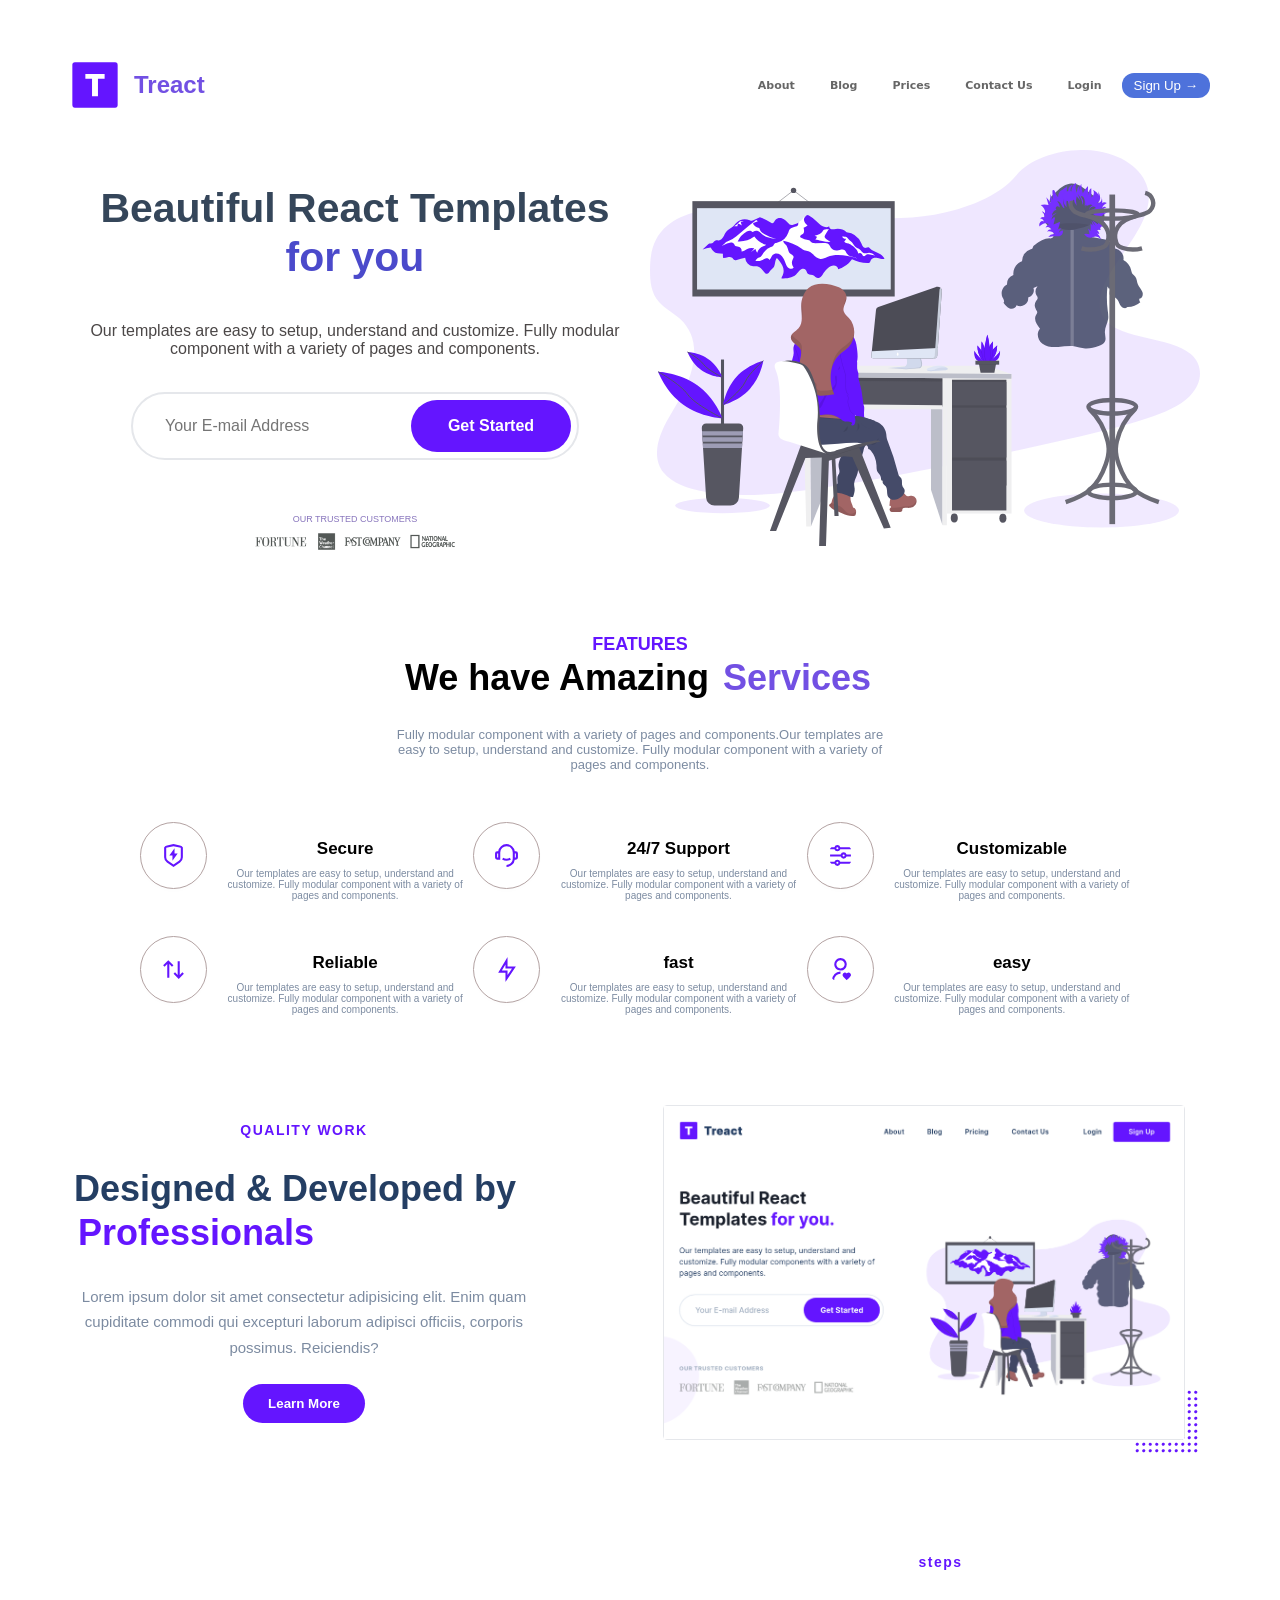
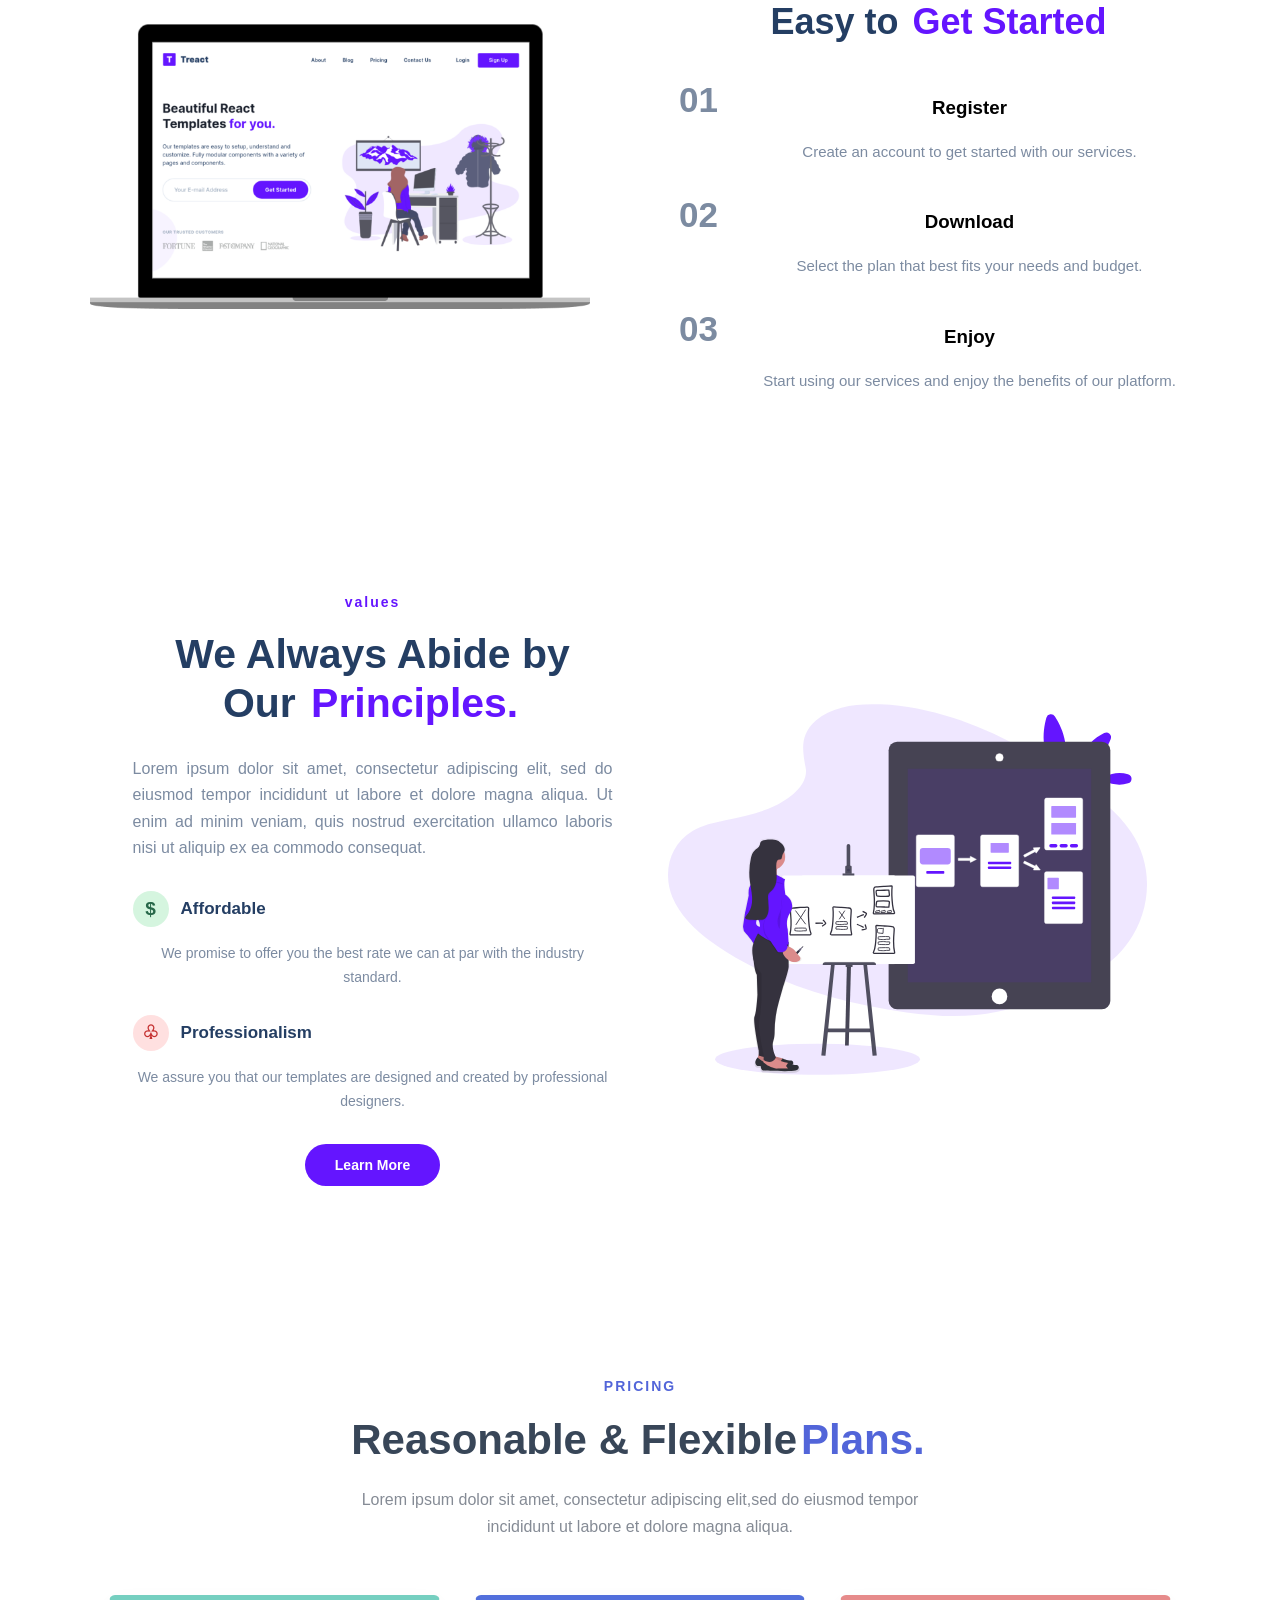
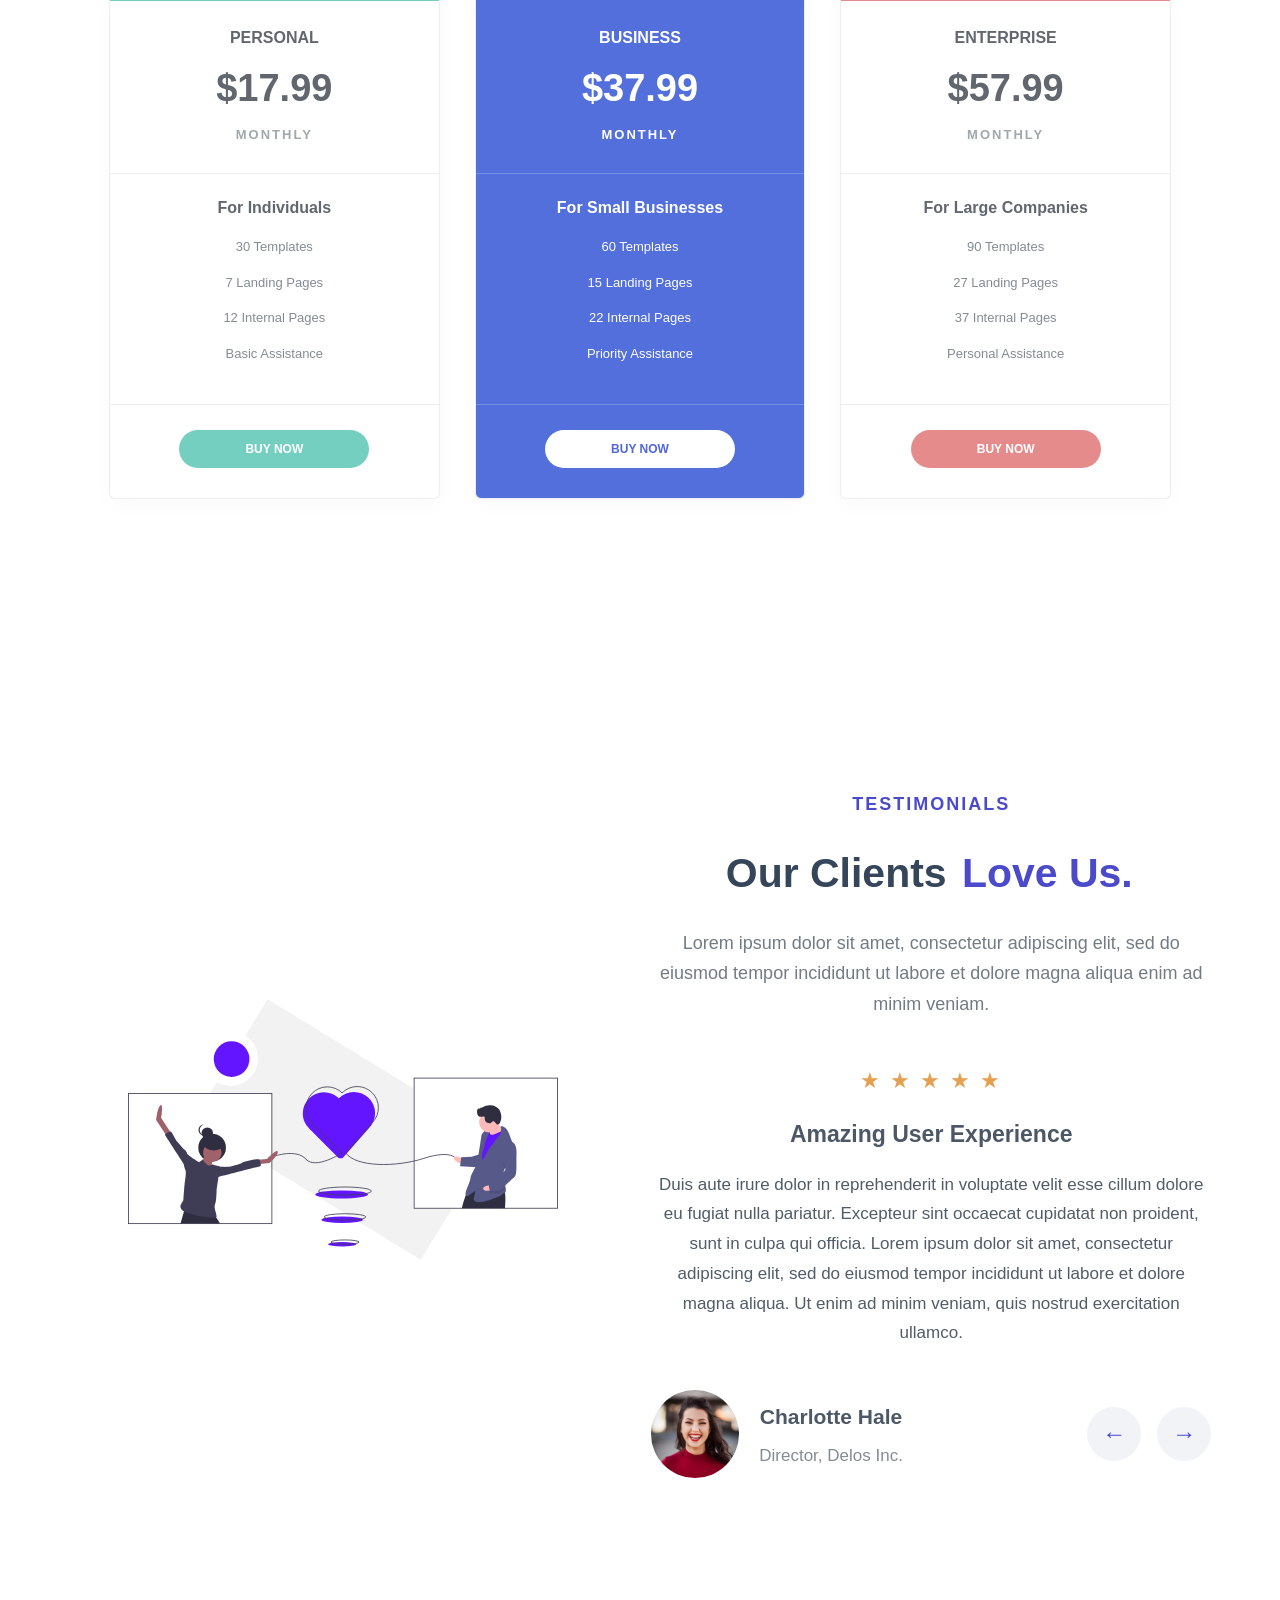
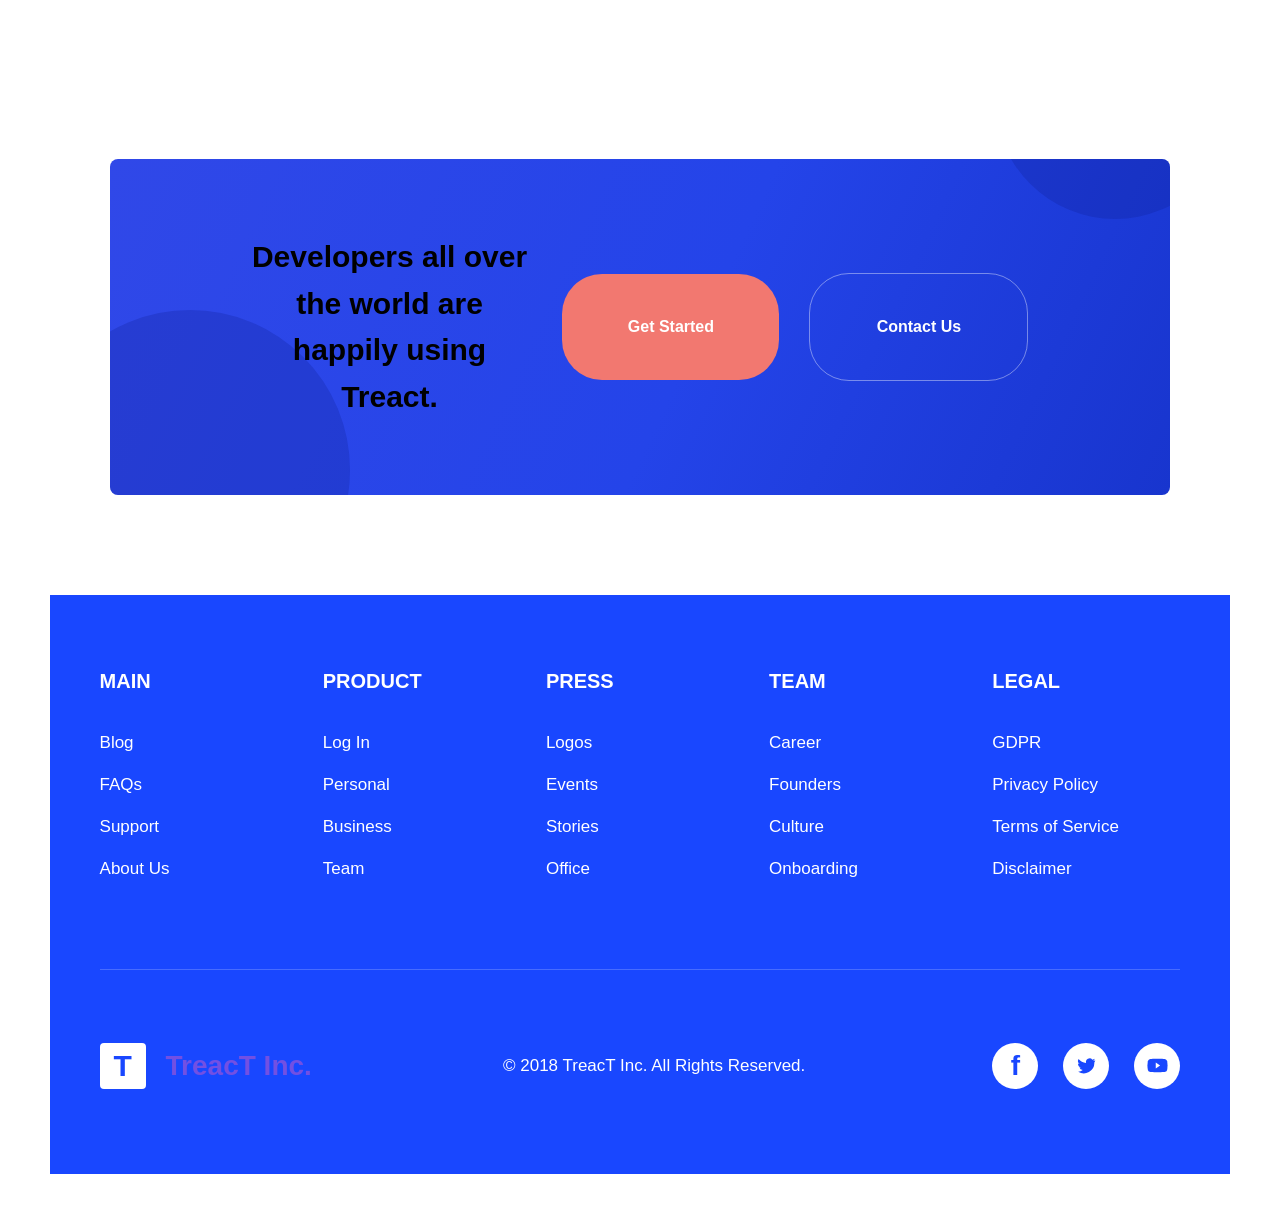
<file: index.html>
<!DOCTYPE html>
<html lang="en">
<head>
    <meta charset="UTF-8">
    <meta name="viewport" content="width=device-width, initial-scale=1.0">
    <title>Treact</title>
    <link rel="stylesheet" href="style.css">
</head>
<header>
    <nav class="navbar">
        <div class="logo-container">
        <img src="assets/logo.2c489fc453a1783cbadacf914efa3df6.svg" alt="" class="logo">
        <span class="logo-text">Treact</span>
        </div>
        <div class="navbar__menu">
            <a href="1">About</a>
            <a href="2">Blog</a>
            <a href="3">Prices</a>
            <a href="4">Contact Us</a>
            <a href="5">Login</a>
            </div>
        <button class="cta">Sign Up</button>
        </div>
        <button class="btn__menu" aria-label="Open menu">
          <svg xmlns="http://www.w3.org/2000/svg"
           width="24" height="24" viewBox="0 0 24 24"
           fill="none" stroke="currentColor"
           stroke-width="2" stroke-linecap="round">
           <line x1="3" y1="6" x2="21" y2="6"></line>
           <line x1="3" y1="12" x2="21" y2="12"></line>
            <line x1="3" y1="18" x2="21" y2="18"></line>
           </svg>
        </button>
    </nav>
</header>
<body>
    <section class="parent-container">
        <div class="container1">
            <h1 class="title">Beautiful React Templates <span>for you</span></h1>
            <p class="description">Our templates are easy to setup, understand and customize. Fully modular component with a variety of pages and components. </p>
            <div class="email">
              <input type="email" placeholder="Your E-mail Address" class="email__input">
              <button class="email__btn">Get Started</button>
            </div>
            <p class="p">OUR TRUSTED CUSTOMERS</p>
            <img src="assets/customers-logo-strip.680ac7c2e8ae28161d2c.png" alt="image1" class="image1">
        </div>
        </div>
        <div class="container2">
            <img src="assets/design-illustration-2.6da6a00b20c07c4a9b65d1870679e1b8.svg" alt="image2" class="image2">
        </div>
    </section>
    <section class="section2">
        <div class="section2-container">
            <p class="section2-features">FEATURES</p>
            <h2 class="section2-title">We have Amazing <span> Services</span></h2>
            <p class="section2-description">Fully modular component with a variety of pages and components.Our templates are easy to setup, understand and customize. Fully modular component with a variety of pages and components. </p>
        </div>
        <div class="section2-cards">
            <div class="card">
                <img src="assets/shield-icon.daefe14b320b14fbd9cbd18908ac93ec.svg" alt="icon1" class="card-icon">
                <div class="card-text">
                    <h3 class="card-title">Secure</h3>
                    <p class="card-description">Our templates are easy to setup, understand and customize. Fully modular component with a variety of pages and components. </p>
                </div>
            </div>
            <div class="card">
                <img src="assets/support-icon.f9253ffa8cb6ffde5bbaa05eb5136375.svg" alt="icon2" class="card-icon">
                <div class="card-text">
                    <h3 class="card-title">24/7 Support</h3>
                    <p class="card-description">Our templates are easy to setup, understand and customize. Fully modular component with a variety of pages and components. </p>
                </div>
            </div>
            <div class="card">
                <img src="assets/customize-icon.367468c90fd796009b97fbfba67b2c6a.svg" alt="icon3" class="card-icon">
                <div class="card-text">
                    <h3 class="card-title">Customizable</h3>
                    <p class="card-description">Our templates are easy to setup, understand and customize. Fully modular component with a variety of pages and components. </p>
                </div>
            </div>
            <div class="card">
            <img src="assets/reliable-icon.1367510a8f0a1bec76dc425d25f92f43.svg" alt="icon4" class="card-icon">
                <div class="card-text">
                    <h3 class="card-title">Reliable</h3>
                    <p class="card-description">Our templates are easy to setup, understand and customize. Fully modular component with a variety of pages and components. </p>
                </div>
            </div>
            <div class="card">
                <img src="assets/fast-icon.dbb971a73d4805d2fc3bcdacdb55beba.svg" alt="icon5" class="card-icon">
                <div class="card-text">
                    <h3 class="card-title">fast</h3>
                    <p class="card-description">Our templates are easy to setup, understand and customize. Fully modular component with a variety of pages and components. </p>
                </div>
            </div>
            <div class="card">
                <img src="assets/simple-icon.673b7e1750b2a4ef32907fc164828d00.svg" alt="icon6" class="card-icon">
                <div class="card-text">
                    <h3 class="card-title">easy</h3>
                    <p class="card-description">Our templates are easy to setup, understand and customize. Fully modular component with a variety of pages and components. </p>
                </div>
            </div>
        </div>
    </section>
    <section id="quality">
        <div class="quality__description">
            <div class="section__tag">QUALITY WORK</div>
            <h2 class="section__title">Designed & Developed by <span>Professionals</span></h2>
            <p class="quality__description">Lorem ipsum dolor sit amet consectetur adipisicing elit. Enim quam cupiditate commodi qui excepturi laborum adipisci officiis, corporis possimus. Reiciendis? </p>
            <button class="btn btn-primary">Learn More</button>
        </div>
        <figure class="quality__img--wrapper">
            <img src="assets/hero-screenshot-1.40a097b525c2f8c9808e.png" alt="image3" class="section3-image">
            <svg viewBox="0 0 1280 1280" class="quality__grid">
                <path d="M 55 33.5 C 44.5 37 35 47.6 32.8 58.3 c -4.3 20.6 16.3 41.2 36.9 36.9 c 15.5 -3.2 27.5 -19 26 -33.9 c -1.1 -10.5 -9 -21.3 -19 -26.2 c -6.1 -2.9 -15.5 -3.6 -21.7 -1.6 Z M 183 33.5 c -15.1 5 -25.3 21.6 -22.2 36.2 c 2.5 11.9 13.6 23 25.4 25.5 c 19.4 4.1 39.5 -14.2 37.5 -33.9 c -1.1 -10.5 -9 -21.3 -19 -26.2 c -6.1 -2.9 -15.5 -3.6 -21.7 -1.6 Z M 311 33.5 c -10.5 3.5 -20 14.1 -22.2 24.8 c -4.3 20.6 16.3 41.2 36.9 36.9 c 15.5 -3.2 27.5 -19 26 -33.9 c -1.1 -10.5 -9 -21.3 -19 -26.2 c -6.1 -2.9 -15.5 -3.6 -21.7 -1.6 Z M 439 33.5 c -10.5 3.5 -20 14.1 -22.2 24.8 c -4.3 20.6 16.3 41.2 36.9 36.9 c 15.5 -3.2 27.5 -19 26 -33.9 c -1.1 -10.5 -9 -21.3 -19 -26.2 c -6.1 -2.9 -15.5 -3.6 -21.7 -1.6 Z M 567 33.5 c -10.5 3.5 -20 14.1 -22.2 24.8 c -4.3 20.6 16.3 41.2 36.9 36.9 c 15.5 -3.2 27.5 -19 26 -33.9 c -1.1 -10.5 -9 -21.3 -19 -26.2 c -6.1 -2.9 -15.5 -3.6 -21.7 -1.6 Z M 695 33.5 c -10.5 3.5 -20 14.1 -22.2 24.8 c -4.3 20.6 16.3 41.2 36.9 36.9 c 15.5 -3.2 27.5 -19 26 -33.9 c -1.1 -10.5 -9 -21.3 -19 -26.2 c -6.1 -2.9 -15.5 -3.6 -21.7 -1.6 Z M 823 33.5 c -10.5 3.5 -20 14.1 -22.2 24.8 c -4.3 20.6 16.3 41.2 36.9 36.9 c 15.5 -3.2 27.5 -19 26 -33.9 c -1.1 -10.5 -9 -21.3 -19 -26.2 c -6.1 -2.9 -15.5 -3.6 -21.7 -1.6 Z M 951 33.5 c -10.5 3.5 -20 14.1 -22.2 24.8 c -4.3 20.6 16.3 41.2 36.9 36.9 c 15.5 -3.2 27.5 -19 26 -33.9 c -1.1 -10.5 -9 -21.3 -19 -26.2 c -6.1 -2.9 -15.5 -3.6 -21.7 -1.6 Z M 1079 33.5 c -10.5 3.5 -20 14.1 -22.2 24.8 c -2.5 11.7 3.2 24.4 14.2 31.9 c 10.7 7.4 22.9 7.5 33.7 0.3 c 17.7 -11.8 20.1 -33.8 5.3 -48.5 c -8.5 -8.6 -20.7 -11.9 -31 -8.5 Z M 1207 33.5 c -10.5 3.5 -20 14.1 -22.2 24.8 c -2.5 11.7 3.2 24.4 14.2 31.9 c 10.7 7.4 22.9 7.5 33.7 0.3 c 17.7 -11.8 20.1 -33.8 5.3 -48.5 c -8.5 -8.6 -20.7 -11.9 -31 -8.5 Z M 55 161.5 c -10.5 3.5 -20 14.1 -22.2 24.8 c -4.3 20.6 16.3 41.2 36.9 36.9 c 15.5 -3.2 27.5 -19 26 -33.9 c -1.1 -10.5 -9 -21.3 -19 -26.2 c -6.1 -2.9 -15.5 -3.6 -21.7 -1.6 Z M 183 161.5 c -15.1 5 -25.3 21.6 -22.2 36.2 c 2.5 11.9 13.6 23 25.4 25.5 c 19.4 4.1 39.5 -14.2 37.5 -33.9 c -1.1 -10.5 -9 -21.3 -19 -26.2 c -6.1 -2.9 -15.5 -3.6 -21.7 -1.6 Z M 311 161.5 c -10.5 3.5 -20 14.1 -22.2 24.8 c -4.3 20.6 16.3 41.2 36.9 36.9 c 15.5 -3.2 27.5 -19 26 -33.9 c -1.1 -10.5 -9 -21.3 -19 -26.2 c -6.1 -2.9 -15.5 -3.6 -21.7 -1.6 Z M 439 161.5 c -10.5 3.5 -20 14.1 -22.2 24.8 c -4.3 20.6 16.3 41.2 36.9 36.9 c 15.5 -3.2 27.5 -19 26 -33.9 c -1.1 -10.5 -9 -21.3 -19 -26.2 c -6.1 -2.9 -15.5 -3.6 -21.7 -1.6 Z M 567 161.5 c -10.5 3.5 -20 14.1 -22.2 24.8 c -4.3 20.6 16.3 41.2 36.9 36.9 c 15.5 -3.2 27.5 -19 26 -33.9 c -1.1 -10.5 -9 -21.3 -19 -26.2 c -6.1 -2.9 -15.5 -3.6 -21.7 -1.6 Z M 695 161.5 c -10.5 3.5 -20 14.1 -22.2 24.8 c -4.3 20.6 16.3 41.2 36.9 36.9 c 15.5 -3.2 27.5 -19 26 -33.9 c -1.1 -10.5 -9 -21.3 -19 -26.2 c -6.1 -2.9 -15.5 -3.6 -21.7 -1.6 Z M 823 161.5 c -10.5 3.5 -20 14.1 -22.2 24.8 c -4.3 20.6 16.3 41.2 36.9 36.9 c 15.5 -3.2 27.5 -19 26 -33.9 c -1.1 -10.5 -9 -21.3 -19 -26.2 c -6.1 -2.9 -15.5 -3.6 -21.7 -1.6 Z M 951 161.5 c -10.5 3.5 -20 14.1 -22.2 24.8 c -4.3 20.6 16.3 41.2 36.9 36.9 c 15.5 -3.2 27.5 -19 26 -33.9 c -1.1 -10.5 -9 -21.3 -19 -26.2 c -6.1 -2.9 -15.5 -3.6 -21.7 -1.6 Z M 1079 161.5 c -10.5 3.5 -20 14.1 -22.2 24.8 c -2.5 11.7 3.2 24.4 14.2 31.9 c 10.7 7.4 22.9 7.5 33.7 0.3 c 17.7 -11.8 20.1 -33.8 5.3 -48.5 c -8.5 -8.6 -20.7 -11.9 -31 -8.5 Z M 1207 161.5 c -10.5 3.5 -20 14.1 -22.2 24.8 c -2.5 11.7 3.2 24.4 14.2 31.9 c 10.7 7.4 22.9 7.5 33.7 0.3 c 17.7 -11.8 20.1 -33.8 5.3 -48.5 c -8.5 -8.6 -20.7 -11.9 -31 -8.5 Z M 55 289.5 c -10.5 3.5 -20 14.1 -22.2 24.8 c -4.3 20.6 16.3 41.2 36.9 36.9 c 15.5 -3.2 27.5 -19 26 -33.9 c -1.1 -10.5 -9 -21.3 -19 -26.2 c -6.1 -2.9 -15.5 -3.6 -21.7 -1.6 Z M 183 289.5 c -10.5 3.5 -20 14.1 -22.2 24.8 c -4.3 20.6 16.3 41.2 36.9 36.9 c 15.5 -3.2 27.5 -19 26 -33.9 c -1.1 -10.5 -9 -21.3 -19 -26.2 c -6.1 -2.9 -15.5 -3.6 -21.7 -1.6 Z M 311 289.5 c -10.5 3.5 -20 14.1 -22.2 24.8 c -4.3 20.6 16.3 41.2 36.9 36.9 c 15.5 -3.2 27.5 -19 26 -33.9 c -1.1 -10.5 -9 -21.3 -19 -26.2 c -6.1 -2.9 -15.5 -3.6 -21.7 -1.6 Z M 439 289.5 c -10.5 3.5 -20 14.1 -22.2 24.8 c -4.3 20.6 16.3 41.2 36.9 36.9 c 15.5 -3.2 27.5 -19 26 -33.9 c -1.1 -10.5 -9 -21.3 -19 -26.2 c -6.1 -2.9 -15.5 -3.6 -21.7 -1.6 Z M 567 289.5 c -10.5 3.5 -20 14.1 -22.2 24.8 c -4.3 20.6 16.3 41.2 36.9 36.9 c 15.5 -3.2 27.5 -19 26 -33.9 c -1.1 -10.5 -9 -21.3 -19 -26.2 c -6.1 -2.9 -15.5 -3.6 -21.7 -1.6 Z M 695 289.5 c -10.5 3.5 -20 14.1 -22.2 24.8 c -4.3 20.6 16.3 41.2 36.9 36.9 c 15.5 -3.2 27.5 -19 26 -33.9 c -1.1 -10.5 -9 -21.3 -19 -26.2 c -6.1 -2.9 -15.5 -3.6 -21.7 -1.6 Z M 823 289.5 c -10.5 3.5 -20 14.1 -22.2 24.8 c -4.3 20.6 16.3 41.2 36.9 36.9 c 15.5 -3.2 27.5 -19 26 -33.9 c -1.1 -10.5 -9 -21.3 -19 -26.2 c -6.1 -2.9 -15.5 -3.6 -21.7 -1.6 Z M 951 289.5 c -10.5 3.5 -20 14.1 -22.2 24.8 c -4.3 20.6 16.3 41.2 36.9 36.9 c 15.5 -3.2 27.5 -19 26 -33.9 c -1.1 -10.5 -9 -21.3 -19 -26.2 c -6.1 -2.9 -15.5 -3.6 -21.7 -1.6 Z M 1079 289.5 c -10.5 3.5 -20 14.1 -22.2 24.8 c -4.3 20.6 16.3 41.2 36.9 36.9 c 15.5 -3.2 27.5 -19 26 -33.9 c -1.1 -10.5 -9 -21.3 -19 -26.2 c -6.1 -2.9 -15.5 -3.6 -21.7 -1.6 Z M 1207 289.5 c -10.5 3.5 -20 14.1 -22.2 24.8 c -4.3 20.6 16.3 41.2 36.9 36.9 c 15.5 -3.2 27.5 -19 26 -33.9 c -1.1 -10.5 -9 -21.3 -19 -26.2 c -6.1 -2.9 -15.5 -3.6 -21.7 -1.6 Z M 55 417.5 c -10.5 3.5 -20 14.1 -22.2 24.8 c -4.3 20.6 16.3 41.2 36.9 36.9 c 15.5 -3.2 27.5 -19 26 -33.9 c -1.1 -10.5 -9 -21.3 -19 -26.2 c -6.1 -2.9 -15.5 -3.6 -21.7 -1.6 Z M 183 417.5 c -10.5 3.5 -20 14.1 -22.2 24.8 c -4.3 20.6 16.3 41.2 36.9 36.9 c 15.5 -3.2 27.5 -19 26 -33.9 c -1.1 -10.5 -9 -21.3 -19 -26.2 c -6.1 -2.9 -15.5 -3.6 -21.7 -1.6 Z M 311 417.5 c -10.5 3.5 -20 14.1 -22.2 24.8 c -4.3 20.6 16.3 41.2 36.9 36.9 c 15.5 -3.2 27.5 -19 26 -33.9 c -1.1 -10.5 -9 -21.3 -19 -26.2 c -6.1 -2.9 -15.5 -3.6 -21.7 -1.6 Z M 439 417.5 c -10.5 3.5 -20 14.1 -22.2 24.8 c -4.3 20.6 16.3 41.2 36.9 36.9 c 15.5 -3.2 27.5 -19 26 -33.9 c -1.1 -10.5 -9 -21.3 -19 -26.2 c -6.1 -2.9 -15.5 -3.6 -21.7 -1.6 Z M 567 417.5 c -10.5 3.5 -20 14.1 -22.2 24.8 c -4.3 20.6 16.3 41.2 36.9 36.9 c 15.5 -3.2 27.5 -19 26 -33.9 c -1.1 -10.5 -9 -21.3 -19 -26.2 c -6.1 -2.9 -15.5 -3.6 -21.7 -1.6 Z M 695 417.5 c -10.5 3.5 -20 14.1 -22.2 24.8 c -4.3 20.6 16.3 41.2 36.9 36.9 c 15.5 -3.2 27.5 -19 26 -33.9 c -1.1 -10.5 -9 -21.3 -19 -26.2 c -6.1 -2.9 -15.5 -3.6 -21.7 -1.6 Z M 823 417.5 c -10.5 3.5 -20 14.1 -22.2 24.8 c -4.3 20.6 16.3 41.2 36.9 36.9 c 15.5 -3.2 27.5 -19 26 -33.9 c -1.1 -10.5 -9 -21.3 -19 -26.2 c -6.1 -2.9 -15.5 -3.6 -21.7 -1.6 Z M 951 417.5 c -10.5 3.5 -20 14.1 -22.2 24.8 c -4.3 20.6 16.3 41.2 36.9 36.9 c 15.5 -3.2 27.5 -19 26 -33.9 c -1.1 -10.5 -9 -21.3 -19 -26.2 c -6.1 -2.9 -15.5 -3.6 -21.7 -1.6 Z M 1079 417.5 c -10.5 3.5 -20 14.1 -22.2 24.8 c -4.3 20.6 16.3 41.2 36.9 36.9 c 15.5 -3.2 27.5 -19 26 -33.9 c -1.1 -10.5 -9 -21.3 -19 -26.2 c -6.1 -2.9 -15.5 -3.6 -21.7 -1.6 Z M 1207 417.5 c -10.5 3.5 -20 14.1 -22.2 24.8 c -4.3 20.6 16.3 41.2 36.9 36.9 c 15.5 -3.2 27.5 -19 26 -33.9 c -1.1 -10.5 -9 -21.3 -19 -26.2 c -6.1 -2.9 -15.5 -3.6 -21.7 -1.6 Z M 55 545.5 c -10.5 3.5 -20 14.1 -22.2 24.8 c -4.3 20.6 16.3 41.2 36.9 36.9 c 15.5 -3.2 27.5 -19 26 -33.9 c -1.1 -10.5 -9 -21.3 -19 -26.2 c -6.1 -2.9 -15.5 -3.6 -21.7 -1.6 Z M 183 545.5 c -10.5 3.5 -20 14.1 -22.2 24.8 c -4.3 20.6 16.3 41.2 36.9 36.9 c 15.5 -3.2 27.5 -19 26 -33.9 c -1.1 -10.5 -9 -21.3 -19 -26.2 c -6.1 -2.9 -15.5 -3.6 -21.7 -1.6 Z M 311 545.5 c -10.5 3.5 -20 14.1 -22.2 24.8 c -4.3 20.6 16.3 41.2 36.9 36.9 c 15.5 -3.2 27.5 -19 26 -33.9 c -1.1 -10.5 -9 -21.3 -19 -26.2 c -6.1 -2.9 -15.5 -3.6 -21.7 -1.6 Z M 439 545.5 c -10.5 3.5 -20 14.1 -22.2 24.8 c -4.3 20.6 16.3 41.2 36.9 36.9 c 15.5 -3.2 27.5 -19 26 -33.9 c -1.1 -10.5 -9 -21.3 -19 -26.2 c -6.1 -2.9 -15.5 -3.6 -21.7 -1.6 Z M 567 545.5 c -10.5 3.5 -20 14.1 -22.2 24.8 c -4.3 20.6 16.3 41.2 36.9 36.9 c 15.5 -3.2 27.5 -19 26 -33.9 c -1.1 -10.5 -9 -21.3 -19 -26.2 c -6.1 -2.9 -15.5 -3.6 -21.7 -1.6 Z M 695 545.5 c -10.5 3.5 -20 14.1 -22.2 24.8 c -4.3 20.6 16.3 41.2 36.9 36.9 c 15.5 -3.2 27.5 -19 26 -33.9 c -1.1 -10.5 -9 -21.3 -19 -26.2 c -6.1 -2.9 -15.5 -3.6 -21.7 -1.6 Z M 823 545.5 c -10.5 3.5 -20 14.1 -22.2 24.8 c -4.3 20.6 16.3 41.2 36.9 36.9 c 15.5 -3.2 27.5 -19 26 -33.9 c -1.1 -10.5 -9 -21.3 -19 -26.2 c -6.1 -2.9 -15.5 -3.6 -21.7 -1.6 Z M 951 545.5 c -10.5 3.5 -20 14.1 -22.2 24.8 c -4.3 20.6 16.3 41.2 36.9 36.9 c 15.5 -3.2 27.5 -19 26 -33.9 c -1.1 -10.5 -9 -21.3 -19 -26.2 c -6.1 -2.9 -15.5 -3.6 -21.7 -1.6 Z M 1079 545.5 c -10.5 3.5 -20 14.1 -22.2 24.8 c -4.3 20.6 16.3 41.2 36.9 36.9 c 15.5 -3.2 27.5 -19 26 -33.9 c -1.1 -10.5 -9 -21.3 -19 -26.2 c -6.1 -2.9 -15.5 -3.6 -21.7 -1.6 Z M 1207 545.5 c -10.5 3.5 -20 14.1 -22.2 24.8 c -4.3 20.6 16.3 41.2 36.9 36.9 c 15.5 -3.2 27.5 -19 26 -33.9 c -1.1 -10.5 -9 -21.3 -19 -26.2 c -6.1 -2.9 -15.5 -3.6 -21.7 -1.6 Z M 55 673.5 c -10.5 3.5 -20 14.1 -22.2 24.8 c -4.3 20.6 16.3 41.2 36.9 36.9 c 15.5 -3.2 27.5 -19 26 -33.9 c -1.1 -10.5 -9 -21.3 -19 -26.2 c -6.1 -2.9 -15.5 -3.6 -21.7 -1.6 Z M 183 673.5 c -10.5 3.5 -20 14.1 -22.2 24.8 c -4.3 20.6 16.3 41.2 36.9 36.9 c 15.5 -3.2 27.5 -19 26 -33.9 c -1.1 -10.5 -9 -21.3 -19 -26.2 c -6.1 -2.9 -15.5 -3.6 -21.7 -1.6 Z M 311 673.5 c -10.5 3.5 -20 14.1 -22.2 24.8 c -4.3 20.6 16.3 41.2 36.9 36.9 c 15.5 -3.2 27.5 -19 26 -33.9 c -1.1 -10.5 -9 -21.3 -19 -26.2 c -6.1 -2.9 -15.5 -3.6 -21.7 -1.6 Z M 439 673.5 c -10.5 3.5 -20 14.1 -22.2 24.8 c -4.3 20.6 16.3 41.2 36.9 36.9 c 15.5 -3.2 27.5 -19 26 -33.9 c -1.1 -10.5 -9 -21.3 -19 -26.2 c -6.1 -2.9 -15.5 -3.6 -21.7 -1.6 Z M 567 673.5 c -10.5 3.5 -20 14.1 -22.2 24.8 c -4.3 20.6 16.3 41.2 36.9 36.9 c 15.5 -3.2 27.5 -19 26 -33.9 c -1.1 -10.5 -9 -21.3 -19 -26.2 c -6.1 -2.9 -15.5 -3.6 -21.7 -1.6 Z M 695 673.5 c -10.5 3.5 -20 14.1 -22.2 24.8 c -4.3 20.6 16.3 41.2 36.9 36.9 c 15.5 -3.2 27.5 -19 26 -33.9 c -1.1 -10.5 -9 -21.3 -19 -26.2 c -6.1 -2.9 -15.5 -3.6 -21.7 -1.6 Z M 823 673.5 c -10.5 3.5 -20 14.1 -22.2 24.8 c -4.3 20.6 16.3 41.2 36.9 36.9 c 15.5 -3.2 27.5 -19 26 -33.9 c -1.1 -10.5 -9 -21.3 -19 -26.2 c -6.1 -2.9 -15.5 -3.6 -21.7 -1.6 Z M 951 673.5 c -10.5 3.5 -20 14.1 -22.2 24.8 c -4.3 20.6 16.3 41.2 36.9 36.9 c 15.5 -3.2 27.5 -19 26 -33.9 c -1.1 -10.5 -9 -21.3 -19 -26.2 c -6.1 -2.9 -15.5 -3.6 -21.7 -1.6 Z M 1079 673.5 c -10.5 3.5 -20 14.1 -22.2 24.8 c -4.3 20.6 16.3 41.2 36.9 36.9 c 15.5 -3.2 27.5 -19 26 -33.9 c -1.1 -10.5 -9 -21.3 -19 -26.2 c -6.1 -2.9 -15.5 -3.6 -21.7 -1.6 Z M 1207 673.5 c -10.5 3.5 -20 14.1 -22.2 24.8 c -4.3 20.6 16.3 41.2 36.9 36.9 c 15.5 -3.2 27.5 -19 26 -33.9 c -1.1 -10.5 -9 -21.3 -19 -26.2 c -6.1 -2.9 -15.5 -3.6 -21.7 -1.6 Z M 55 801.5 c -10.5 3.5 -20 14.1 -22.2 24.8 c -4.3 20.6 16.3 41.2 36.9 36.9 c 15.5 -3.2 27.5 -19 26 -33.9 c -1.1 -10.5 -9 -21.3 -19 -26.2 c -6.1 -2.9 -15.5 -3.6 -21.7 -1.6 Z M 183 801.5 c -10.5 3.5 -20 14.1 -22.2 24.8 c -4.3 20.6 16.3 41.2 36.9 36.9 c 15.5 -3.2 27.5 -19 26 -33.9 c -1.1 -10.5 -9 -21.3 -19 -26.2 c -6.1 -2.9 -15.5 -3.6 -21.7 -1.6 Z M 311 801.5 c -10.5 3.5 -20 14.1 -22.2 24.8 c -2.5 11.7 3.2 24.4 14.2 31.9 c 10.7 7.4 22.9 7.5 33.7 0.3 c 17.7 -11.8 20.1 -33.8 5.3 -48.5 c -8.5 -8.6 -20.7 -11.9 -31 -8.5 Z M 439 801.5 c -10.5 3.5 -20 14.1 -22.2 24.8 c -2.5 11.7 3.2 24.4 14.2 31.9 c 10.7 7.4 22.9 7.5 33.7 0.3 c 17.7 -11.8 20.1 -33.8 5.3 -48.5 c -8.5 -8.6 -20.7 -11.9 -31 -8.5 Z M 567 801.5 c -15.1 5 -25.3 21.6 -22.2 36.2 c 2.5 11.9 13.6 23 25.5 25.5 c 19.3 4.1 39.4 -14.2 37.4 -33.9 c -1.1 -10.5 -9 -21.3 -19 -26.2 c -6.1 -2.9 -15.5 -3.6 -21.7 -1.6 Z M 695 801.5 c -15.1 5 -25.3 21.6 -22.2 36.2 c 2.5 11.9 13.6 23 25.5 25.5 c 19.3 4.1 39.4 -14.2 37.4 -33.9 c -1.1 -10.5 -9 -21.3 -19 -26.2 c -6.1 -2.9 -15.5 -3.6 -21.7 -1.6 Z M 823 801.5 c -15.1 5 -25.3 21.6 -22.2 36.2 c 2.5 11.9 13.6 23 25.5 25.5 c 19.3 4.1 39.4 -14.2 37.4 -33.9 c -1.1 -10.5 -9 -21.3 -19 -26.2 c -6.1 -2.9 -15.5 -3.6 -21.7 -1.6 Z M 951 801.5 c -15.1 5 -25.3 21.6 -22.2 36.2 c 2.5 11.9 13.6 23 25.5 25.5 c 19.3 4.1 39.4 -14.2 37.4 -33.9 c -1.1 -10.5 -9 -21.3 -19 -26.2 c -6.1 -2.9 -15.5 -3.6 -21.7 -1.6 Z M 1079 801.5 c -10.5 3.5 -20 14.1 -22.2 24.8 c -4.3 20.6 16.3 41.2 36.9 36.9 c 15.5 -3.2 27.5 -19 26 -33.9 c -1.1 -10.5 -9 -21.3 -19 -26.2 c -6.1 -2.9 -15.5 -3.6 -21.7 -1.6 Z M 1207 801.5 c -10.5 3.5 -20 14.1 -22.2 24.8 c -4.3 20.6 16.3 41.2 36.9 36.9 c 15.5 -3.2 27.5 -19 26 -33.9 c -1.1 -10.5 -9 -21.3 -19 -26.2 c -6.1 -2.9 -15.5 -3.6 -21.7 -1.6 Z M 55 929.5 c -10.5 3.5 -20 14.1 -22.2 24.8 c -4.3 20.6 16.3 41.2 36.9 36.9 c 15.5 -3.2 27.5 -19 26 -33.9 c -1.1 -10.5 -9 -21.3 -19 -26.2 c -6.1 -2.9 -15.5 -3.6 -21.7 -1.6 Z M 183 929.5 c -10.5 3.5 -20 14.1 -22.2 24.8 c -4.3 20.6 16.3 41.2 36.9 36.9 c 15.5 -3.2 27.5 -19 26 -33.9 c -1.1 -10.5 -9 -21.3 -19 -26.2 c -6.1 -2.9 -15.5 -3.6 -21.7 -1.6 Z M 311 929.5 c -10.5 3.5 -20 14.1 -22.2 24.8 c -2.5 11.7 3.2 24.4 14.2 31.9 c 10.7 7.4 22.9 7.5 33.7 0.3 c 17.7 -11.8 20.1 -33.8 5.3 -48.5 c -8.5 -8.6 -20.7 -11.9 -31 -8.5 Z M 439 929.5 c -10.5 3.5 -20 14.1 -22.2 24.8 c -2.5 11.7 3.2 24.4 14.2 31.9 c 10.7 7.4 22.9 7.5 33.7 0.3 c 17.7 -11.8 20.1 -33.8 5.3 -48.5 c -8.5 -8.6 -20.7 -11.9 -31 -8.5 Z M 567 929.5 c -15.1 5 -25.3 21.6 -22.2 36.2 c 2.5 11.9 13.6 23 25.5 25.5 c 19.3 4.1 39.4 -14.2 37.4 -33.9 c -1.1 -10.5 -9 -21.3 -19 -26.2 c -6.1 -2.9 -15.5 -3.6 -21.7 -1.6 Z M 695 929.5 c -15.1 5 -25.3 21.6 -22.2 36.2 c 2.5 11.9 13.6 23 25.5 25.5 c 19.3 4.1 39.4 -14.2 37.4 -33.9 c -1.1 -10.5 -9 -21.3 -19 -26.2 c -6.1 -2.9 -15.5 -3.6 -21.7 -1.6 Z M 823 929.5 c -15.1 5 -25.3 21.6 -22.2 36.2 c 2.5 11.9 13.6 23 25.5 25.5 c 19.3 4.1 39.4 -14.2 37.4 -33.9 c -1.1 -10.5 -9 -21.3 -19 -26.2 c -6.1 -2.9 -15.5 -3.6 -21.7 -1.6 Z M 951 929.5 c -15.1 5 -25.3 21.6 -22.2 36.2 c 2.5 11.9 13.6 23 25.5 25.5 c 19.3 4.1 39.4 -14.2 37.4 -33.9 c -1.1 -10.5 -9 -21.3 -19 -26.2 c -6.1 -2.9 -15.5 -3.6 -21.7 -1.6 Z M 1079 929.5 c -10.5 3.5 -20 14.1 -22.2 24.8 c -4.3 20.6 16.3 41.2 36.9 36.9 c 15.5 -3.2 27.5 -19 26 -33.9 c -1.1 -10.5 -9 -21.3 -19 -26.2 c -6.1 -2.9 -15.5 -3.6 -21.7 -1.6 Z M 1207 929.5 c -10.5 3.5 -20 14.1 -22.2 24.8 c -4.3 20.6 16.3 41.2 36.9 36.9 c 15.5 -3.2 27.5 -19 26 -33.9 c -1.1 -10.5 -9 -21.3 -19 -26.2 c -6.1 -2.9 -15.5 -3.6 -21.7 -1.6 Z M 55 1057.5 c -10.5 3.5 -20 14.1 -22.2 24.8 c -4.3 20.6 16.3 41.2 36.9 36.9 c 15.5 -3.2 27.5 -19 26 -33.9 c -1.1 -10.5 -9 -21.3 -19 -26.2 c -6.1 -2.9 -15.5 -3.6 -21.7 -1.6 Z M 183 1057.5 c -10.5 3.5 -20 14.1 -22.2 24.8 c -4.3 20.6 16.3 41.2 36.9 36.9 c 15.5 -3.2 27.5 -19 26 -33.9 c -1.1 -10.5 -9 -21.3 -19 -26.2 c -6.1 -2.9 -15.5 -3.6 -21.7 -1.6 Z M 311 1057.5 c -10.5 3.5 -20 14.1 -22.2 24.8 c -2.5 11.7 3.2 24.4 14.2 31.9 c 10.7 7.4 22.9 7.5 33.7 0.3 c 17.7 -11.8 20.1 -33.8 5.3 -48.5 c -8.5 -8.6 -20.7 -11.9 -31 -8.5 Z M 439 1057.5 c -10.5 3.5 -20 14.1 -22.2 24.8 c -2.5 11.7 3.2 24.4 14.2 31.9 c 10.7 7.4 22.9 7.5 33.7 0.3 c 17.7 -11.8 20.1 -33.8 5.3 -48.5 c -8.5 -8.6 -20.7 -11.9 -31 -8.5 Z M 567 1057.5 c -10.5 3.5 -20 14.1 -22.2 24.8 c -4.3 20.6 16.3 41.2 36.9 36.9 c 15.5 -3.2 27.5 -19 26 -33.9 c -1.1 -10.5 -9 -21.3 -19 -26.2 c -6.1 -2.9 -15.5 -3.6 -21.7 -1.6 Z M 695 1057.5 c -10.5 3.5 -20 14.1 -22.2 24.8 c -4.3 20.6 16.3 41.2 36.9 36.9 c 15.5 -3.2 27.5 -19 26 -33.9 c -1.1 -10.5 -9 -21.3 -19 -26.2 c -6.1 -2.9 -15.5 -3.6 -21.7 -1.6 Z M 823 1057.5 c -10.5 3.5 -20 14.1 -22.2 24.8 c -4.3 20.6 16.3 41.2 36.9 36.9 c 15.5 -3.2 27.5 -19 26 -33.9 c -1.1 -10.5 -9 -21.3 -19 -26.2 c -6.1 -2.9 -15.5 -3.6 -21.7 -1.6 Z M 951 1057.5 c -10.5 3.5 -20 14.1 -22.2 24.8 c -4.3 20.6 16.3 41.2 36.9 36.9 c 15.5 -3.2 27.5 -19 26 -33.9 c -1.1 -10.5 -9 -21.3 -19 -26.2 c -6.1 -2.9 -15.5 -3.6 -21.7 -1.6 Z M 1079 1057.5 c -10.5 3.5 -20 14.1 -22.2 24.8 c -4.3 20.6 16.3 41.2 36.9 36.9 c 15.5 -3.2 27.5 -19 26 -33.9 c -1.1 -10.5 -9 -21.3 -19 -26.2 c -6.1 -2.9 -15.5 -3.6 -21.7 -1.6 Z M 1207 1057.5 c -10.5 3.5 -20 14.1 -22.2 24.8 c -4.3 20.6 16.3 41.2 36.9 36.9 c 15.5 -3.2 27.5 -19 26 -33.9 c -1.1 -10.5 -9 -21.3 -19 -26.2 c -6.1 -2.9 -15.5 -3.6 -21.7 -1.6 Z M 55 1185.5 c -10.5 3.5 -20 14.1 -22.2 24.8 c -4.3 20.6 16.3 41.2 36.9 36.9 c 15.5 -3.2 27.5 -19 26 -33.9 c -1.1 -10.5 -9 -21.3 -19 -26.2 c -6.1 -2.9 -15.5 -3.6 -21.7 -1.6 Z M 183 1185.5 c -10.5 3.5 -20 14.1 -22.2 24.8 c -4.3 20.6 16.3 41.2 36.9 36.9 c 15.5 -3.2 27.5 -19 26 -33.9 c -1.1 -10.5 -9 -21.3 -19 -26.2 c -6.1 -2.9 -15.5 -3.6 -21.7 -1.6 Z M 311 1185.5 c -10.5 3.5 -20 14.1 -22.2 24.8 c -4.3 20.6 16.3 41.2 36.9 36.9 c 15.5 -3.2 27.5 -19 26 -33.9 c -1.1 -10.5 -9 -21.3 -19 -26.2 c -6.1 -2.9 -15.5 -3.6 -21.7 -1.6 Z M 439 1185.5 c -10.5 3.5 -20 14.1 -22.2 24.8 c -4.3 20.6 16.3 41.2 36.9 36.9 c 15.5 -3.2 27.5 -19 26 -33.9 c -1.1 -10.5 -9 -21.3 -19 -26.2 c -6.1 -2.9 -15.5 -3.6 -21.7 -1.6 Z M 567 1185.5 c -10.5 3.5 -20 14.1 -22.2 24.8 c -4.3 20.6 16.3 41.2 36.9 36.9 c 15.5 -3.2 27.5 -19 26 -33.9 c -1.1 -10.5 -9 -21.3 -19 -26.2 c -6.1 -2.9 -15.5 -3.6 -21.7 -1.6 Z M 695 1185.5 c -10.5 3.5 -20 14.1 -22.2 24.8 c -4.3 20.6 16.3 41.2 36.9 36.9 c 15.5 -3.2 27.5 -19 26 -33.9 c -1.1 -10.5 -9 -21.3 -19 -26.2 c -6.1 -2.9 -15.5 -3.6 -21.7 -1.6 Z M 823 1185.5 c -10.5 3.5 -20 14.1 -22.2 24.8 c -4.3 20.6 16.3 41.2 36.9 36.9 c 15.5 -3.2 27.5 -19 26 -33.9 c -1.1 -10.5 -9 -21.3 -19 -26.2 c -6.1 -2.9 -15.5 -3.6 -21.7 -1.6 Z M 951 1185.5 c -10.5 3.5 -20 14.1 -22.2 24.8 c -4.3 20.6 16.3 41.2 36.9 36.9 c 15.5 -3.2 27.5 -19 26 -33.9 c -1.1 -10.5 -9 -21.3 -19 -26.2 c -6.1 -2.9 -15.5 -3.6 -21.7 -1.6 Z M 1079 1185.5 c -10.5 3.5 -20 14.1 -22.2 24.8 c -4.3 20.6 16.3 41.2 36.9 36.9 c 15.5 -3.2 27.5 -19 26 -33.9 c -1.1 -10.5 -9 -21.3 -19 -26.2 c -6.1 -2.9 -15.5 -3.6 -21.7 -1.6 Z M 1207 1185.5 c -10.5 3.5 -20 14.1 -22.2 24.8 c -4.3 20.6 16.3 41.2 36.9 36.9 c 15.5 -3.2 27.5 -19 26 -33.9 c -1.1 -10.5 -9 -21.3 -19 -26.2 c -6.1 -2.9 -15.5 -3.6 -21.7 -1.6 Z">
                </path>
            </svg>
        </figure>
    </section>
    <section class="section4">
        <div class="section4-image-container">
            <img src="assets/hero-screenshot-2.241aac1fbc66db29d873.png" alt="" class="section4-image">
        </div>
        <div class="section4-container">
            <p class="section4-step5">steps</p>
            <h2 class="section4-title">Easy to <span>Get Started</span></h2>

            <ul class="section4-list">
                <li class="section4-step">
                    <span class="section4-number">01</span>
                    <div>
                        <h3 class="section4-number-title">Register</h3>
                        <p class="section4-number-description">Create an account to get started with our services.
                        </p>
                    </div>
                </li>
                <li class="section4-step">
                    <span class="section4-number">02</span>
                    <div>
                        <h3 class="section4-number-title">Download</h3>
                        <p class="section4-number-description">Select the plan that best fits your needs and budget.
                        </p>
                    </div>
                </li>
                <li class="section4-step">
                    <span class="section4-number">03</span>
                    <div>
                        <h3 class="section4-number-title">Enjoy</h3>
                        <p class="section4-number-description">Start using our services and enjoy the benefits of our platform.
                        </p>
                    </div>
                </li>
            </ul>
        </div>
    </section>
    <section>
        <section class="values-section" id="values">
            <div class="values-container">
                <div class="values-content">
                    <p class="values-step">values</p>
                    <h2 class="values-title">We Always Abide by <br>Our <span>Principles.</span></h2>
                    <p class="values-description">Lorem ipsum dolor sit amet, consectetur adipiscing elit, sed do eiusmod tempor incididunt ut labore et dolore magna aliqua. Ut enim ad minim veniam, quis nostrud exercitation ullamco laboris nisi ut aliquip ex ea commodo consequat.
                    </p>
                    <div class="values-cards">
                <div class="value-card">
                    <div class="value-heading">
                        <div class="value-icon affordable-icon">$</div>
                        <h3>Affordable</h3>
                    </div>
                    <p>We promise to offer you the best rate we can
                        at par with the industry standard.
                    </p>
                </div>
                <div class="value-card">
                    <div class="value-heading">
                        <div class="value-icon professional-icon">♧</div>
                        <h3>Professionalism</h3>
                    </div>
                    <p> We assure you that our templates are designed
                        and created by professional designers.
                    </p>
                </div>
            </div>
            <button class="values-button" type="button">Learn More
            </button>
        </div>
        <div class="values-image-container">
            <img src="assets/prototype-illustration.21bc4b3f612a2f257c3d361067582485.svg"alt=""class="values-image">
            </div>
        </div>
        </section>
    </section>
    <section class="pricing-section" id="">
    <div class="pricing-header">
        <span class="pricing-subtitle">PRICING</span>
        <h2> Reasonable & Flexible<span>Plans.</span>
        </h2>
        <p>Lorem ipsum dolor sit amet, consectetur adipiscing elit,sed do eiusmod tempor incididunt ut labore et dolore magna aliqua.
        </p>
    </div>
    <div class="pricing-cards">
        <div class="pricing-card personal">
            <div class="pricing-top">
                <h3>PERSONAL</h3>
                <h4>$17.99</h4>
                <span class="billing">MONTHLY</span>
            </div>
            <div class="pricing-details">
                <h5>For Individuals</h5>
                <ul>
                    <li>30 Templates</li>
                    <li>7 Landing Pages</li>
                    <li>12 Internal Pages</li>
                    <li>Basic Assistance</li>
                </ul>
            </div>
            <div class="pricing-bottom">
                <a href="#" class="pricing-button">BUY NOW</a>
            </div>
        </div>
        <div class="pricing-card business">
            <div class="pricing-top">
                <h3>BUSINESS</h3>
                <h4>$37.99</h4>
                <span class="billing">MONTHLY</span>
            </div>
            <div class="pricing-details">
                <h5>For Small Businesses</h5>
                <ul>
                    <li>60 Templates</li>
                    <li>15 Landing Pages</li>
                    <li>22 Internal Pages</li>
                    <li>Priority Assistance</li>
                </ul>
            </div>
            <div class="pricing-bottom">
                <a href="#" class="pricing-button">BUY NOW</a>
            </div>
        </div>
        <div class="pricing-card enterprise">
            <div class="pricing-top">
                <h3>ENTERPRISE</h3>
                <h4>$57.99</h4>
                <span class="billing">MONTHLY</span>
            </div>
            <div class="pricing-details">
                <h5>For Large Companies</h5>
                <ul>
                    <li>90 Templates</li>
                    <li>27 Landing Pages</li>
                    <li>37 Internal Pages</li>
                    <li>Personal Assistance</li>
                </ul>
            </div>
            <div class="pricing-bottom">
                <a href="#" class="pricing-button">BUY NOW</a>
            </div>
        </div>
    </div>
    </section>

    <section class="testimonials">
        <div class="testimonial-image">
            <img src="assets/love-illustration.c759090fa833369ad6ffb6eb19cacb3e.svg"alt="">
        </div>
        <div class="testimonial-content">
            <p class="eyebrow">TESTIMONIALS</p>
            <h1>Our Clients <span>Love Us.</span></h1>
            <p class="intro">Lorem ipsum dolor sit amet, consectetur adipiscing elit,
                sed do eiusmod tempor incididunt ut labore et dolore magna
                aliqua enim ad minim veniam.</p>
            <div class="review">
                <div class="stars" aria-label="5 out of 5 stars">   ★ ★ ★ ★ ★
                </div>
                <h2>Amazing User Experience</h2>
                <p class="review-text">  Duis aute irure dolor in reprehenderit in voluptate
                    velit esse cillum dolore eu fugiat nulla pariatur.
                    Excepteur sint occaecat cupidatat non proident, sunt
                    in culpa qui officia. Lorem ipsum dolor sit amet,
                    consectetur adipiscing elit, sed do eiusmod tempor
                    incididunt ut labore et dolore magna aliqua. Ut enim
                    ad minim veniam, quis nostrud exercitation ullamco. </p>
            </div>
            <div class="customer-row">
                <div class="customer">
                    <img  src="assets/photo-1494790108377-be9c29b29330.avif"alt="Charlotte Hale" >
                    <div class="customer-info">
                        <h3>Charlotte Hale</h3>
                        <p>Director, Delos Inc.</p>
                    </div>
                </div>
                <div class="arrows">
                    <button type="button" aria-label="Previous testimonial"> &#8592;
                    </button>
                    <button type="button" aria-label="Next testimonial"> &#8594;
                    </button>
                </div>
            </div>
        </div>
    </section>

<section class="cta-section">
    <div class="cta-content">
        <h2> Developers all over the world are happily using Treact.</h2>
        <div class="cta-buttons">
            <a href="#" class="cta-button primary-button">Get Started</a>
            <a href="#" class="cta-button secondary-button">Contact Us</a>
        </div>
    </div>
</section>

</body>
<footer class="footer">
  <div class="footer-container">
    <div class="footer-columns">
      <div class="footer-column">
        <h3>MAIN</h3>
        <a href="#">Blog</a>
        <a href="#">FAQs</a>
        <a href="#">Support</a>
        <a href="#">About Us</a>
      </div>
      <div class="footer-column">
        <h3>PRODUCT</h3>
        <a href="#">Log In</a>
        <a href="#">Personal</a>
        <a href="#">Business</a>
        <a href="#">Team</a>
      </div>
      <div class="footer-column">
        <h3>PRESS</h3>
        <a href="#">Logos</a>
        <a href="#">Events</a>
        <a href="#">Stories</a>
        <a href="#">Office</a>
      </div>
      <div class="footer-column">
        <h3>TEAM</h3>
        <a href="#">Career</a>
        <a href="#">Founders</a>
        <a href="#">Culture</a>
        <a href="#">Onboarding</a>
      </div>
      <div class="footer-column">
        <h3>LEGAL</h3>
        <a href="#">GDPR</a>
        <a href="#">Privacy Policy</a>
        <a href="#">Terms of Service</a>
        <a href="#">Disclaimer</a>
      </div>
    </div>
    <div class="footer-bottom">
      <div class="footer-brand">
        <span class="brand-icon">T</span>
        <span>TreacT Inc.</span>
      </div>
      <p class="footer-copyright"> © 2018 TreacT Inc. All Rights Reserved.</p>
      <div class="footer-socials">
        <a href="#" aria-label="Facebook">f</a>
        <a href="#" aria-label="Twitter">
          <svg viewBox="0 0 24 24" aria-hidden="true">
            <path d="M22 5.9a8 8 0 0 1-2.4.7
            4.2 4.2 0 0 0 1.8-2.3
            8.4 8.4 0 0 1-2.7 1
            4.2 4.2 0 0 0-7.2 3.8
            11.9 11.9 0 0 1-8.6-4.4
            4.2 4.2 0 0 0 1.3 5.6
            4.2 4.2 0 0 1-1.9-.5v.1
            a4.2 4.2 0 0 0 3.4 4.1
            4.2 4.2 0 0 1-1.9.1
            4.2 4.2 0 0 0 3.9 2.9
            A8.5 8.5 0 0 1 2.5 19
            12 12 0 0 0 21 8.9v-.5
            A8.6 8.6 0 0 0 22 5.9Z"/></svg>
        </a>
        <a href="#" aria-label="YouTube">
          <svg viewBox="0 0 24 24" aria-hidden="true">
            <path d="M23 7a3 3 0 0 0-2-2.1
            C19.2 4.4 12 4.4 12 4.4
            s-7.2 0-9 .5A3 3 0 0 0 1 7
            a31 31 0 0 0-.5 5
            31 31 0 0 0 .5 5
            3 3 0 0 0 2 2.1
            c1.8.5 9 .5 9 .5s7.2 0 9-.5
            a3 3 0 0 0 2-2.1
            31 31 0 0 0 .5-5A31 31 0 0 0 23 7Z"/>
            <path class="play-icon" d="m10 15.5 5-3.5-5-3.5Z"/></svg>
        </a>
      </div>
    </div>
  </div>
</footer>

</html>
</file>
<file: style.css>
.navbar {
    display: flex;
    justify-content: space-between;
    margin: 0 auto;
    padding: 10px 20px;
    align-items: center;
    max-width: 1200px;
}

.row {
    width: 100%;
    max-width: 1200px;
    margin: 0 auto;
}

.logo-container {
    display: flex;
    margin-right: 20px;
    align-items: center;
}

.logo {
    max-width: 100px; 
    margin-right: 10px;
    width: 50px;
    height: 50px;
}

.logo-text {
    font-size: 24px; 
    font-weight: bold; 
}

.email {
  width: 100%;
  max-width: 448px;
  height: 68px;
  margin: 24px auto;
  position: relative;
  display: flex;
  justify-content: flex-end;
  align-items: center;
}

.email__input {
  position: absolute;
  top: 0;
  bottom: 0;
  left: 0;
  width: 100%;
  padding: 20px 192px 20px 32px;
  border: 2px solid rgb(229, 231, 235);
  border-radius: 500px;
  font-size: 16px;
  box-sizing: border-box;
}

.email__input:focus {
  outline: none;
  border-color: #6415ff;
}

.email__btn {
  position: relative;
  z-index: 2;
  width: 160px;
  height: calc(100% - 16px);
  margin: 8px;
  border: none;
  border-radius: 500px;
  background-color: #6415ff;
  color: white;
  font-size: 16px;
  font-weight: 700;
  cursor: pointer;
}

.email__btn:hover {
  background-color: #3c0d99;
}


.navbar__menu {
    display: flex;
    gap: 35px;
    padding-left: 30px;
    font-family: 'Inter', system-ui;
    font-size: 11px;
    margin-left: auto;
    font-weight: bold;
    margin-right: 20px;
    max-width: 1200px;
}

.navbar__menu a {
    color: rgba(0, 0, 0, 0.6);
    text-decoration: none;
}

.cta {
  background-color: rgb(78, 114, 219);
  color: white;
  padding: 5px 12px;
  border: none;
  border-radius: 12px;
  cursor: pointer;
}

.cta:hover {
  background-color: dodgerblue;
}

.cta:active {
  background-color: navy;
}

.cta::after {
  content: " →";
  font-weight: bold;
}

body {
    font-family: Arial, sans-serif;
    margin: 0;
    padding: 0;
    background-color:white;
}

.parent-container {
    display: flex;
    justify-content: space-between;
    padding: 20px;
    margin: 0 auto;
    max-width: 1200px;
}

.description {
    background-color: white;
    padding: 10px;
    border: none;
    color:rgb(75, 71, 71)
}

.container1, .container2 {
    width: 50%;
    background-color: white;
    padding: 10px;
    border: none;
}

span {
    color: rgb(114, 80, 227);
    padding: 2px 4px;
    border-radius: 4px;
}

.image1 {
    width: 200px;
    height: auto;
    color: rgb(181, 173, 173);
}

.image2 {
    width: 100%;
    height: auto;
    max-width: 600px;
}

.p {
    font-size: 9px;
    color: rgb(135, 116, 188);
    padding-top: 30px;
}

.section2-container {
    position: relative;
    margin: 0 auto;
}

.section2-features{
    font-size: 18px;
    font-weight: bold;
    display: flex;
    flex-direction: column;
    align-items: center;
    color: #6415ff;
    margin: 0 auto;
    margin-top: 50px;
}

.section2-title {
    font-size: 36px;
    font-weight: bold;
    text-align: center;
    margin: 0 auto;
    line-height: 1.3;
}

.section2-description {
    font-size: 13px;
    font-weight: 400;
    color: rgb(124, 139, 161);
    display: flex;
    justify-content: center;
    align-items: center;
    max-width: 500px;
    margin: 25px auto 0 auto;
    text-align: center;
}

.section2-cards {
    display: flex;
    flex-wrap: wrap;
    justify-content: space-between;
    max-width: 1000px;
    margin: 25px auto 0 auto;
}

.card {
    display: flex;
    width: calc(100%/3);
    margin-top: 25px;
    max-width: 400px;
}
    
.card-icon {
    justify-content: center;
    width: 25px;
    height: 25px;
    padding: 20px;
    margin: 0 auto;
    border: .15px solid rgb(179, 162, 162);
    border-radius: 50%;
    box-shadow: 0 2px 4px rgba(98, 97, 97, 0.01);
    flex-shrink: 0;
}

.card-title {
    display: flex;
    justify-content: center;
    font-size: 17px;
    font-weight: bold;
    margin-bottom: 5px;
}

.card-description {
    display: flex;
    justify-content: center;
    font-size: 10px;
    margin-top: .25rem;
    font-weight: 500;
    --tw-text-opacity: 1;
    color: rgb(124, 139, 161);
}

.card-text {
    display: flex;
    flex-direction: column;
    justify-content: center;
    margin-left: 10px;
}

#quality {
    width: 100%;
    max-width: 1200px;
    margin: 80px auto;
    padding: 0 24px;

    display: flex;
    align-items: center;
    justify-content: space-between;
    gap: 60px;
}

.quality__description {
    flex: 1;
    max-width: 460px;
    font-family: 'Inter', sans-serif;
    color: #243e63;
    display: block;
}

.section__tag {
    font-size: 14px;
    font-weight: 700;
    letter-spacing: 1.5px;
    color: #6415ff;
    margin-bottom: 20px;
}

.section__title {
    font-size: 36px;
    font-weight: 800;
    line-height: 1.2;
    text-align: left;
    color: #243e63;
    margin-bottom: 0 0 22px;
}

.section__title span {
    color: #6415ff;
}

.quality__description p,
p.quality__description {
    display: block;
    max-width: 100%;
    font-size: 15px;
    line-height: 1.7;
    color: #7c8ba1;
    margin: 0 0 24px;
}

.btn.btn-primary {
    display: inline-block;
    padding: 12px 25px;
    font-weight: 700;
    color: #fff;
    background-color: #6415ff;
    border: none;
    border-radius: 25px;
    text-decoration: none;
    transition: background-color 0.3s ease;
    cursor: pointer;
    margin-top: 0;
}

.btn.btn-primary:hover {
    background-color: #5011cc;
}

.quality__img--wrapper {
    flex: 1.15;
    width: auto;
    min-width: 0;
    max-width: 520px;
    position: relative;
    display: block;
    margin: 0 auto;
    border: 1px solid #e5e7eb;
    border-radius: 4px;
}

.section3-image {
    display: block;
    width: 100%;
    max-width: 520px;
    height: auto;
    object-fit: contain;
}

.quality__grid {
    position: absolute;
    right: -15px;
    bottom: -15px;
    width: 65px;
    height: 65px;
    fill: #6415ff;
    z-index: -1;
}

@media (max-width: 768px) {
    #quality {
        flex-direction: column;
        align-items: stretch;
        gap: 40px;
        margin: 50px auto;
    }
    .quality__description {
        max-width: 100%;
    }
    .section__title {
        font-size: 32px;
    }
    .quality__img--wrapper {
        margin-top: 30px;
    }
}

@media (max-width: 768px) {
  /* FEATURES */
  .section2-container {
    text-align: center;
    width: 100%;
  }

  .section2-title,
  .section2-features {
    justify-content: center;
    text-align: center;
  }

  .section2-cards {
    justify-content: center;
    gap: 24px;
  }

  /* QUALITY WORK */
  #quality {
    flex-direction: column;
    align-items: center;
    text-align: center;
  }

  .quality__description {
    width: 100%;
    max-width: 100%;
  }

  .quality__img--wrapper {
    width: 100%;
    max-width: 500px;
  }
}

.section4 {
    max-width: 1200px;
    margin: 100px auto;
    padding: 0 24px;
    display: flex;
    flex-direction: row;
    align-items: center;
    justify-content: space-between;
    gap: 70px;
}

.section4-image-container {
    flex: 1;
    min-width: 0;
    display: flex;
    justify-content: center;
    align-items: center;
}

.section4-image {
    display: block;
    width: 100%;
    max-width: 500px;
    height: auto;
    object-fit: contain;
}

.section4-container {
    flex: 1;
    min-width: 0;
}

.section4-step5 {
    color: #6415ff;
    font-size: 14px;
    font-weight: 700;
    letter-spacing: 1.5px;
    margin-bottom: 20px;
}

.section4-title {
    color: #243e63;
    font-size: 36px;
    font-weight: 800;
    line-height: 1.2;
    margin-bottom: 35px;
}

.section4-title span {
    color: #6415ff;
}

.section4-list {
    list-style: none;
    padding: 0;
    margin: 0;
    display: flex;
    flex-direction: column;
    gap: 28px;
}

.section4-step {
    display: grid;
    grid-template-columns: 40px 1fr;
    align-items: start;
    gap: 18px;
}

.section4-number {
    color: #7c8ba1;
    font-size: 35px;
    font-weight: 700;
    margin: 0 0 10px;
}

.section4-number-description {
    color: #7c8ba1;
    font-size: 15px;
    line-height: 1.8;
    margin: 0;
}

@media (max-width: 768px) {
    .section4 {
        flex-direction: column;
        gap: 45px;
        margin: 60px auto;
    }
    .section4-title {
        font-size: 32px;
    }
    .section4-image-container, .section4-container {
        width: 100%;
    }
}

.values-section {
    width: 100%;
    padding: 100px 7%;
    background-color: #ffffff;
    box-sizing: border-box;
}

.values-container {
    max-width: 1200px;
    margin: 0 auto;

    display: flex;
    align-items: center;
    justify-content: space-between;
    gap: 55px;
}

.values-content {
    flex: 1;
    min-width: 0;
    max-width: 540px;
}

.values-step {
    margin: 0 0 20px;
    color: #6415ff;
    font-size: 14px;
    font-weight: 700;
    letter-spacing: 2px;
}

.values-title {
    margin: 0 0 28px;
    color: #243e63;
    font-size: clamp(32px, 3.2vw, 48px);
    font-weight: 800;
    line-height: 1.2;
}

.values-title span {
    color: #6415ff;
}

.values-description {
    max-width: 510px;
    margin: 0 0 30px;
    color: #7c8ba1;
    font-size: 16px;
    line-height: 1.65;
    text-align: justify;
}

.values-cards {
    display: grid;
    grid-template-columns: 1fr;
    gap: 25px;
    margin-bottom: 30px;
}

.value-card {
    min-width: 0;
}

.value-heading {
    display: flex;
    align-items: center;
    gap: 12px;
    margin-bottom: 15px;
}

.value-heading h3 {
    margin: 0;

    color: #243e63;
    font-size: 17px;
    font-weight: 700;
}

.value-icon {
    width: 36px;
    height: 36px;
    flex-shrink: 0;

    display: flex;
    align-items: center;
    justify-content: center;

    border-radius: 50%;
    font-size: 19px;
    font-weight: 600;
}

.affordable-icon {
    background-color: #d5f5df;
    color: #276749;
}

.professional-icon {
    background-color: #ffe0e0;
    color: #c53030;
}

.value-card p {
    margin: 0;
    color: #7c8ba1;
    font-size: 14px;
    line-height: 1.7;
}

.values-button {
    display: inline-block;
    padding: 13px 30px;
    border: none;
    border-radius: 999px;
    background-color: #6415ff;
    color: #ffffff;
    font-size: 14px;
    font-weight: 600;
    cursor: pointer;
    transition: background-color 0.2s ease, transform 0.2s ease;
}

.values-button:hover {
    background-color: #5011cc;
    transform: translateY(-2px);
}

.values-image-container {
    flex: 1;
    min-width: 0;

    display: flex;
    align-items: center;
    justify-content: center;
}

.values-image {
    display: block;

    width: 100%;
    max-width: 560px;
    height: auto;

    object-fit: contain;
}

@media (max-width: 768px) { 
    .values-section {
        padding: 65px 6%;
    }

    .values-container {
        flex-direction: column;
        align-items: stretch;
        gap: 35px;
    }

    .values-content {
        max-width: 100%;
    }

    .values-title {
        font-size: 36px;
    }

    .values-image-container {
        width: 100%;
    }

    .values-image {
        max-width: 480px;
    }

}

@media (max-width: 768px) {
  .values-cards {
    grid-template-columns: 1fr;
  }
}
body {
  font-family: Verdana, Geneva, Tahoma, sans-serif;
  background-color: white;
  text-align: center;
  padding: 50px;
}

.pricing-section {
    width: 100%;
    padding: 90px 5% 100px;
    background-color: #fff;
    box-sizing: border-box;
    font-family: Arial, sans-serif;
}

.pricing-section {
    box-sizing: border-box;
}

.pricing-header {
    max-width: 750px;
    margin: 0 auto 55px;
    text-align: center;
}

.pricing-subtitle {
    display: block;
    margin-bottom: 18px;
    color: #5265d9;
    font-size: 14px;
    font-weight: 700;
    letter-spacing: 2px;
}

.pricing-header h2 {
    margin: 0 0 20px;
    color: #384658;
    font-size: clamp(30px, 4vw, 42px);
    font-weight: 800;
    line-height: 1.25;
}

.pricing-header h2 span {
    color: #5265d9;
}

.pricing-header p {
    max-width: 620px;
    margin: 0 auto;
    color: #858b95;
    font-size: 16px;
    line-height: 1.7;
}

.pricing-cards {
    display: grid;
    grid-template-columns: repeat(3, minmax(0, 1fr));
    align-items: stretch;
    gap: 35px;
    max-width: 1100px;
    margin: 0 auto;
}

.pricing-card {
    display: flex;
    flex-direction: column;
    min-width: 0;
    overflow: hidden;
    background: #fff;
    border: 1px solid #eeeeee;
    border-radius: 6px;
    box-shadow: 0 5px 25px rgba(0, 0, 0, 0.025);
    text-align: center;
    transition: transform 0.25s ease, box-shadow 0.25s ease;
}

.pricing-card:hover {
    transform: translateY(-5px);
    box-shadow: 0 12px 30px rgba(0, 0, 0, 0.08);
}

.pricing-card.personal {
    border-top: 6px solid #75cfc0;
}

.pricing-card.business {
    border-top: 6px solid #526fdc;
    background: #526fdc;
    color: #fff;
}

.pricing-card.enterprise {
    border-top: 6px solid #e68b8b;
}

.pricing-top {
    padding: 28px 15px 30px;
    border-bottom: 1px solid #eeeeee;
}

.pricing-card h3 {
    margin: 0 0 20px;
    color: #62666e;
    font-size: 16px;
    font-weight: 700;
}

.pricing-card h4 {
    margin: 0 0 15px;
    color: #62666e;
    font-size: 38px;
    font-weight: 800;
}

.pricing-card .billing {
    color: #a0a8ad;
    font-size: 13px;
    font-weight: 700;
    letter-spacing: 2px;
}

.business .pricing-top,
.business .pricing-details {
    border-color: rgba(255, 255, 255, 0.2);
}

.business h3,
.business h4,
.business .billing {
    color: #fff;
}

.pricing-details {
    flex: 1;
    padding: 25px 15px;
    border-bottom: 1px solid #eeeeee;
}

.pricing-details h5 {
    margin: 0 0 20px;
    color: #62666e;
    font-size: 16px;
    font-weight: 700;
}

.pricing-details ul {
    margin: 0;
    padding: 0;
    list-style: none;
}

.pricing-details li {
    margin: 0 0 16px;
    color: #858b95;
    font-size: 13px;
    line-height: 1.5;
}

.business .pricing-details h5,
.business .pricing-details li {
    color: #fff;
}

.pricing-bottom {
    padding: 25px 15px 30px;
}

.pricing-button {
    display: inline-block;
    width: 150px;
    max-width: 100%;
    padding: 12px 20px;
    border-radius: 30px;
    background: #75cfc0;
    color: #fff;
    font-size: 12px;
    font-weight: 700;
    text-decoration: none;
    transition: opacity 0.2s ease;
}

.enterprise .pricing-button {
    background: #e68b8b;
}

.business .pricing-button {
    background: #fff;
    color: #5265d9;
}

.pricing-button:hover {
    opacity: 0.8;
}

@media (max-width: 850px) {
    .pricing-cards {
        gap: 18px;
    }

    .pricing-card h4 {
        font-size: 30px;
    }
}

@media (max-width: 650px) {
    .pricing-section {
        padding: 65px 20px;
    }

    .pricing-header {
        margin-bottom: 35px;
    }

    .pricing-cards {
        grid-template-columns: 1fr;
        max-width: 380px;
        gap: 25px;
    }

    .pricing-card h4 {
        font-size: 38px;
    }
}

@import url('https://fonts.googleapis.com/css2?family=Inter:wght@100;200;300;400;500;600;700;800;900&display=swap');


/* 

NAVBAR ↓

*/
@media (max-width: 1024px) {
  .navbar__menu,
  .navbar > .cta {
    display: none;
  }

  .btn__menu {
    display: block;
    margin-left: auto;
    cursor: pointer;
  }
}

nav {
    display: flex;
    padding-top: 32px;
}

.nav__row {
    display: flex;
    justify-content: space-between;
}

.nav__logo {
    display: flex;
    align-items: center;
    margin: 8px 0;
    padding-bottom: 4px;
}


.btn__menu {
    display: none;
    background: transparent;
    border: none;
    transition: all 300ms ease;
}

.btn__menu--svg:hover {
    filter: invert(26%) sepia(94%) saturate(7476%) hue-rotate(261deg) brightness(94%) contrast(115%);
}

.modal {
    position: fixed;
    top: 0;
    left: 0;
    right: 0;
    height: 378px;
    margin: 24px 16px;
    padding: 32px;
    background-color: #fff;
    border: 1px solid rgb(229, 231, 235);
    border-radius: 8px;
    z-index: 4;
    visibility: hidden;
    opacity: 0;
    transform: translateX(300%);
    transition: all 300ms ease;
}

.modal__links {
    width: 100%;
    height: 100%;
    display: flex;
    flex-direction: column;
    align-items: center;
}

.modal__link {
    color: #1a202c;
    font-size: 18px;
    font-weight: 600;
    line-height: 1.5;
    margin: 8px 0;
    padding-bottom: 4px;
    border-bottom: 2px solid transparent;
}

.modal__link--primary {
    color: #f7fafc;
    padding: 12px 32px;
    background: #6415ff;
    border-radius: 500px;
    border: none;
}

.menu--open .modal {
    visibility: visible;
    opacity: 1;
    transform: translateX(0);
}

.btn__menu--close {
    position: fixed;
    top: 24px;
    right: 18px;
}


.testimonials {
    width: 100%;
    max-width: 1200px;
    min-height: 100vh;
    margin: 0 auto;
    padding: 80px 40px;

    display: grid;
    grid-template-columns: 0.9fr 1.1fr;
    align-items: center;
    gap: 55px;
}

.testimonial-image {
    width: 100%;
    display: flex;
    align-items: center;
    justify-content: center;
}

.testimonial-image img {
    display: block;
    width: 100%;
    max-width: 430px;
    max-height: 380px;
    object-fit: contain;
}

/* Right content */
.testimonial-content {
    width: 100%;
    max-width: 560px;
}

.eyebrow {
    color: #4b4acb;
    font-size: 18px;
    font-weight: 700;
    letter-spacing: 2px;
    margin-bottom: 22px;
}

h1 {
    color: #35465a;
    font-size: clamp(32px, 3.2vw, 44px);
    line-height: 1.2;
    font-weight: 800;
    margin-bottom: 30px;
}

h1 span {
    color: #4b4acb;
}

.intro {
    color: #737b84;
    font-size: 18px;
    line-height: 1.7;
    margin-bottom: 48px;
}

/* Review */
.review {
    margin-bottom: 36px;
}

.stars {
    color: #e5a052;
    font-size: 22px;
    letter-spacing: 2px;
    margin-bottom: 24px;
}

.review h2 {
    color: #4c5866;
    font-size: 23px;
    line-height: 1.4;
    margin-bottom: 20px;
}

.review-text {
    color: #515c68;
    font-size: 17px;
    line-height: 1.75;
}


.customer-row {
    display: flex;
    align-items: center;
    justify-content: space-between;
    gap: 20px;
}

.customer {
    display: flex;
    align-items: center;
    gap: 20px;
    min-width: 0;
}

.customer img {
    width: 88px;
    height: 88px;
    flex-shrink: 0;
    border-radius: 50%;
    object-fit: cover;
}

.customer-info h3 {
    color: #4c5866;
    font-size: 21px;
    margin-bottom: 8px;
}

.customer-info p {
    color: #858b93;
    font-size: 17px;
}

.arrows {
    display: flex;
    align-items: center;
    gap: 16px;
}

.arrows button {
    width: 54px;
    height: 54px;
    border: none;
    border-radius: 50%;
    background-color: #f2f3f7;
    color: #4b4acb;
    font-size: 24px;
    cursor: pointer;
    transition: background-color 0.2s ease;
}

.arrows button:hover {
    background-color: #e4e5fa;
}

@media (max-width: 850px) {
    .testimonials {
        grid-template-columns: 1fr;
        gap: 35px;
        padding: 50px 28px;
    }

    .testimonial-image img {
        max-width: 300px;
        max-height: 260px;
    }

    .testimonial-content {
        max-width: 600px;
        margin: 0 auto;
    }

    .intro {
        margin-bottom: 35px;
    }
}

@media (max-width: 480px) {
    .testimonials {
        padding: 35px 20px;
    }

    .testimonial-image img {
        max-width: 240px;
        max-height: 210px;
    }

    .eyebrow {
        font-size: 15px;
    }

    h1 {
        font-size: 32px;
    }

}

.cta-section {
    width: calc(100% - 120px);
    max-width: 1280px;
    min-height: 290px;
    margin: 100px auto;
    padding: 50px 12%;
    display: flex;
    align-items: center;
    position: relative;
    isolation: isolate;
    overflow: hidden;
    border-radius: 8px;
    box-sizing: border-box;
    background: linear-gradient(115deg, #3048e8, #2444e9 55%, #1835ce); 
}

.cta-section::before,
.cta-section::after {
    content: "";
    position: absolute;
    z-index: -1;
    border-radius: 50%;
    background: rgba(12, 30, 145, 0.25);
    pointer-events: none;
}

.cta-section::before {
    width: 320px;
    height: 320px;
    left: -80px;
    bottom: -135px;
}

.cta-section::after {
    width: 240px;
    height: 240px;
    right: -65px;
    top: -180px;
}

.cta-content {
    width: 100%;
    display: flex;
    align-items: center;
    justify-content: space-between;
    gap: 35px;
}

.cta-content h2 {
    max-width: 490px;
    flex: 1;
    color: rgb(0, 0, 0);
    font-size: 30px;
    line-height: 1.55;
    font-weight: 700;
}

.cta-buttons {
    display: flex;
    align-items: center;
    gap: 30px;
    flex-shrink: 0;
}

.cta-button {
    min-width: 165px;
    min-height: 66px;
    padding: 20px 26px;

    display: inline-flex;
    justify-content: center;
    align-items: center;

    border-radius: 40px;
    text-decoration: none;
    font-size: 16px;
    font-weight: 700;
    white-space: nowrap;
    transition: 0.2s ease;
}

.cta-button:hover {
    transform: translateY(-3px);
}

.primary-button {
    background: #f27870;
    color: white;
}

.primary-button:hover {
    background: #ed665f;
}

.secondary-button {
    color: white;
    border: 1px solid rgba(255, 255, 255, 0.4);
    background: transparent;
}

.secondary-button:hover {
    background: rgba(255, 255, 255, 0.1);
}

@media (max-width: 1000px) {
    .cta-section {
        width: calc(100% - 60px);
        padding: 40px 6%;
    }

    .cta-content {
        gap: 20px;
    }

    .cta-content h2 {
        font-size: 25px;
    }

    .cta-buttons {
        gap: 12px;
    }

    .cta-button {
        min-width: 125px;
        min-height: 56px;
        padding: 16px;
        font-size: 14px;
    }
}

@media (max-width: 650px) {
    .cta-section {
        width: calc(100% - 36px);
        min-height: auto;
        margin: 50px auto;
        padding: 35px 25px;
    }

    .cta-content {
        flex-direction: column;
        align-items: flex-start;
        gap: 25px;
    }

    .cta-content h2 {
        font-size: 25px;
        line-height: 1.45;
    }

    .cta-buttons {
        flex-wrap: wrap;
        gap: 12px;
    }

    .cta-button {
        min-width: 120px;
        min-height: 52px;
        padding: 15px 20px;
    }
}


.footer {
  width: 100%;
  background: #1947ff;
  color: #ffffff;
  font-family: Arial, Helvetica, sans-serif;
  padding: 75px 4.2% 85px;
  box-sizing: border-box;
}

.footer * {
  box-sizing: border-box;
}

.footer-container {
  width: 100%;
  max-width: 1400px;
  margin: 0 auto;
}


.footer-columns {
  display: grid;
  grid-template-columns: repeat(5, minmax(0, 1fr));
  gap: 35px;
  padding-bottom: 88px;
}

.footer-column {
  display: flex;
  flex-direction: column;
  align-items: flex-start;
  gap: 19px;
}

.footer-column h3 {
  margin: 0 0 20px;
  color: #ffffff;
  font-size: 20px;
  font-weight: 700;
}

.footer-column a {
  color: #ffffff;
  text-decoration: none;
  font-size: 17px;
  line-height: 1.35;
  transition: opacity 0.2s ease;
}

.footer-column a:hover {
  opacity: 0.7;
}

/* Bottom row */

.footer-bottom {
  border-top: 1px solid rgba(255, 255, 255, 0.2);
  padding-top: 73px;
  display: flex;
  align-items: center;
  justify-content: space-between;
  gap: 25px;
}

.footer-brand {
  display: flex;
  align-items: center;
  gap: 16px;
  flex-shrink: 0;
  font-size: 28px;
  font-weight: 700;
}

.brand-icon {
  width: 46px;
  height: 46px;
  background: #ffffff;
  color: #1947ff;
  display: flex;
  align-items: center;
  justify-content: center;
  border-radius: 4px;
  font-size: 30px;
  font-weight: 800;
}

.footer-copyright {
  margin: 0;
  text-align: center;
  font-size: 17px;
  line-height: 1.5;
}

.footer-socials {
  display: flex;
  align-items: center;
  gap: 25px;
  flex-shrink: 0;
}

.footer-socials a {
  width: 46px;
  height: 46px;
  border-radius: 50%;
  background: #ffffff;
  color: #1947ff;
  display: flex;
  align-items: center;
  justify-content: center;
  text-decoration: none;
  font-size: 28px;
  font-weight: 700;
  transition: transform 0.2s ease;
}

.footer-socials a:hover {
  transform: translateY(-3px);
}

.footer-socials svg {
  width: 21px;
  height: 21px;
  fill: #1947ff;
}

.footer-socials .play-icon {
  fill: #ffffff;
}


@media (max-width: 900px) {
  .footer {
    padding: 55px 5% 45px;
  }

  .footer-columns {
    grid-template-columns: repeat(3, minmax(0, 1fr));
    gap: 45px 25px;
    padding-bottom: 50px;
  }

  .footer-bottom {
    padding-top: 40px;
    flex-wrap: wrap;
  }

  .footer-brand {
    font-size: 23px;
  }

  .footer-copyright {
    order: 3;
    width: 100%;
    text-align: left;
  }
}

@media (max-width: 500px) {
  .footer-columns {
    grid-template-columns: repeat(2, minmax(0, 1fr));
    gap: 35px 20px;
  }

  .footer-column h3 {
    font-size: 16px;
  }

  .footer-column a {
    font-size: 15px;
  }

  .footer-bottom {
    align-items: flex-start;
    flex-direction: column;
    gap: 25px;
  }

  .footer-socials {
    gap: 15px;
  }

  .footer-copyright {
    font-size: 14px;
  }
}



@media(max-width: 1280px) {
    header .row {
        align-items: flex-end;
    }
}

@media (max-width: 1024px) {

    .btn__menu {
        display: block;
    }
    header .row {
        flex-direction: column;
        align-items: center;
    }
    footer {
        padding: 80px 32px;
    }
}

@media(max-width: 768px) {
    #quality .row,
    #values .row {
        flex-direction: column-reverse;
    }
    #steps .row,
    #testimonials .row {
        flex-direction: column;
        align-items: center;
    }
    #pricing .row {
        margin-top: 40px;
    }
}

@media(max-width: 640px) {
    .container {
        padding: 80px 0;
    }
    .nav__logo {
        margin: 8px 0;
        padding-bottom: 4px;
    }
    main {
        margin-bottom: 80px;
    }
}

@media (max-width: 768px) {
    .navbar__menu { display: none; }
    .parent-container { flex-direction: column; }
    .container1, .container2 { width: 100%; }
    .card { width: 100%; }
}
</file>
